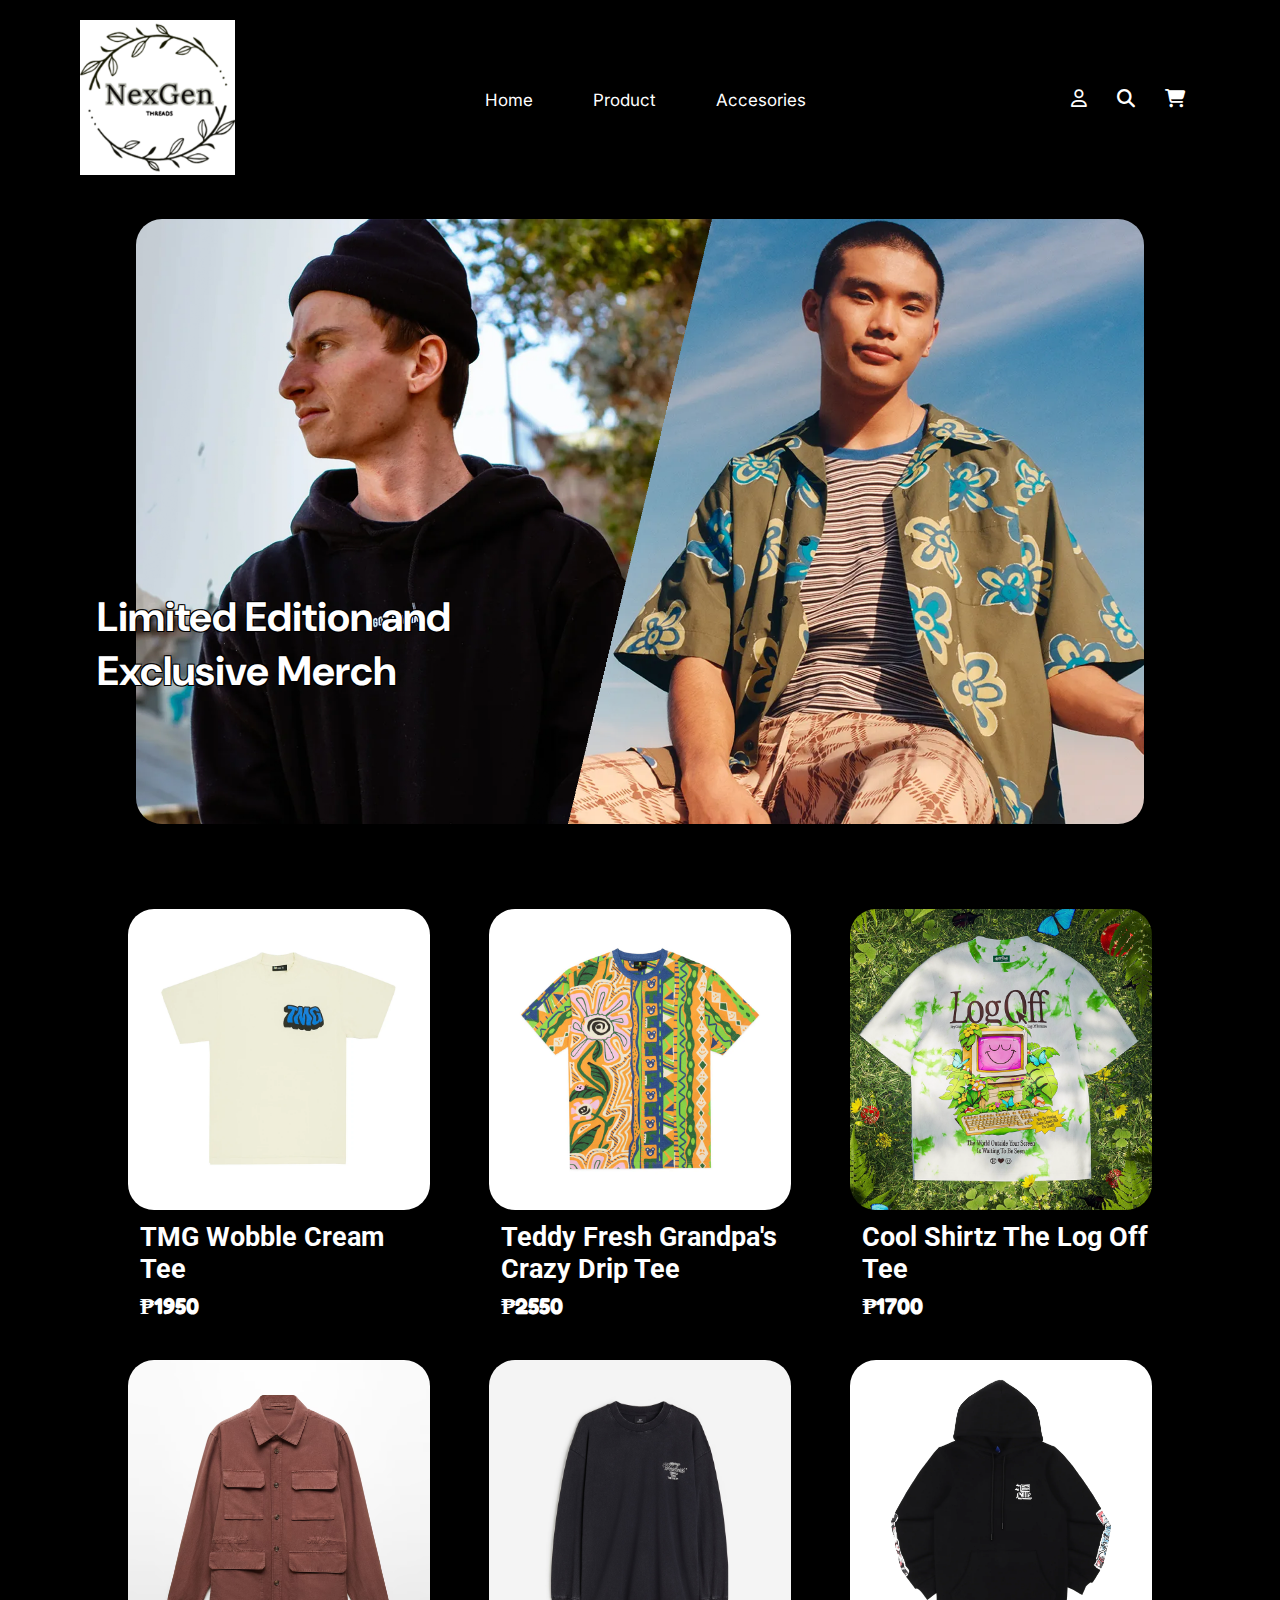
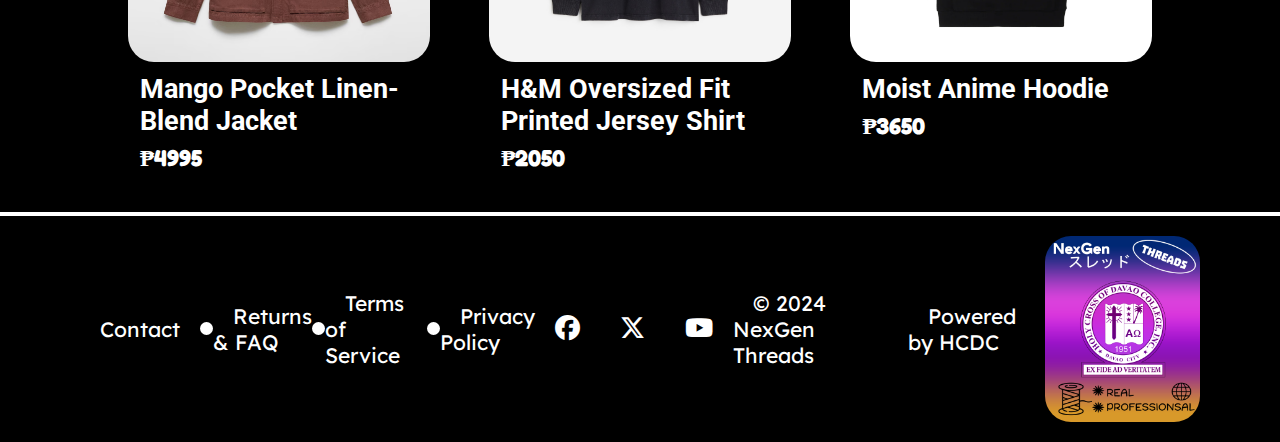
<file: index.html>
<!DOCTYPE html>
<html lang="en">

<head>
    <meta charset="UTF-8">
    <meta http-equiv="X-UA-Compatible" content="IE=edge">
    <meta name="viewport" content="width=device-width, initial-scale=1.0">
    <title>NextGen Threads</title>
    <link rel="stylesheet" href="https://cdnjs.cloudflare.com/ajax/libs/font-awesome/6.5.2/css/all.min.css">
    <link rel="stylesheet" href="style.css">
    <link rel="icon" href="./Pics/iconlogo.png">
</head>

<body>
    <!-- Navigation bar -->
    <section id="header">
        <!-- logo -->
        <a href="#"><img src="./Pics/logo3.png" class="logo" alt=""></a>

        <nav>
            <ul id="navbar">
                <li><a href="index.html">Home</a></li>
                <li><a href="">Product</a></li>
                <li><a href="">Accesories</a></li>
            </ul>
        </nav>

        <div>
            <ul id="icons">
                <li><a href=""><i class="fa-regular fa-user" style="color: #ffffff;"></i></a></li>
                <li><a href=""><i class="fa-solid fa-magnifying-glass" style="color: #ffffff;"></i></a></li>
                <li><a href=""><i class="fa-solid fa-cart-shopping" style="color: #ffffff;"></i></a></li>
            </ul>
        </div>
    </section>
 
    
    <!--Home Page with pic-->
    <section id="hero">

        <div class="container">
            <a><img src="./Pics/trevoruniqlo2.png" class="image" alt=""></a>
        </div>

        <div class="text-container">
            <h1>Limited Edition and</h1>
            <h1>Exclusive Merch</h1>
        </div>
    </section>

    <!-- products -->
    <section id="product1" class="section-p1">
        <div class="pro-container">
            <!-- TMG -->
            <div class="pro">
                <a href="tmg-product.html"><img src="./Pics/tmg%20merch%202.png" alt="">
                <div class="des"></div>
                <h3>TMG Wobble Cream Tee</h3>
                <h4>₱1950</h4></a>
            </div>
            <!-- Teddy Fresh -->
            <div class="pro">
                <a href="teddyfresh-product.html"><img src="./Pics/teddyfresh.png" alt="">
                <div class="des"></div>
                <h3>Teddy Fresh Grandpa's Crazy Drip Tee</h3>
                <h4>₱2550</h4></a>
            </div>
            <!-- Cool Shirtz -->
            <div class="pro">
                <a href="coldones-product.html"><img src="./Pics/cold%20ones1.png" alt="">
                <div class="des"></div>
                <h3>Cool Shirtz The Log Off Tee</h3>
                <h4>₱1700</h4></a>
            </div>
            <!-- Mango -->
            <div class="pro">
                <a href="mango-product.html"><img src="./Pics/mango1.png" alt="">
                <div class="des"></div>
                <h3>Mango Pocket Linen-Blend Jacket</h3>
                <h4>₱4995</h4></a>
            </div>
            <!-- H&M -->
            <div class="pro">
                <a href="h&m-product.html"><img src="./Pics/h&m1.png" alt="">
                <div class="des"></div>
                <h3>H&M Oversized Fit Printed Jersey Shirt</h3>
                <h4>₱2050</h4></a>
            </div>
            <!-- Moist -->
            <div class="pro">
                <a href="moist-product.html"><img src="./Pics/moist.png" alt="">
                <div class="des"></div>
                <h3>Moist Anime Hoodie</h3>
                <h4>₱3650</h4></a>
            </div>
        </div>
    </section>

    <!-- footer -->
    <hr>
    <footer class="section-p1">
        <div class="row-1">
            <ul>
                <li><a href="">Contact</a></li>
                <li><div class="circle"></div></li>
                <li><a href="">Returns & FAQ</a></li>
                <li><div class="circle"></div></li>
                <li><a href="">Terms of Service</a></li>
                <li><div class="circle"></div></li>
                <li><a href="">Privacy Policy</a></li>
            </ul>

            <div class="icons">
                <a href="https://www.facebook.com/maubert.yretarino.7" target="_blank"><i class="fa-brands fa-facebook" style="color: #ffffff;"></i></a>
                <a href=""><i class="fa-brands fa-x-twitter" style="color: #ffffff;"></i></a>
                <a href="https://www.youtube.com/@hcdcofficial" target="_blank"><i class="fa-brands fa-youtube" style="color: #ffffff;"></i></a>
            </div>
        </div>
        <div class="row2">
            <ul>
                <li><a href="">© 2024 NexGen Threads</a></li>
                <li><a href="">Powered by HCDC</a></li>
            </ul>

            <img src="./Pics/randompic.png" class="logo" alt="">
        </div>

    </footer>


    <script src="script.js"></script>
</body>
</html>
</file>
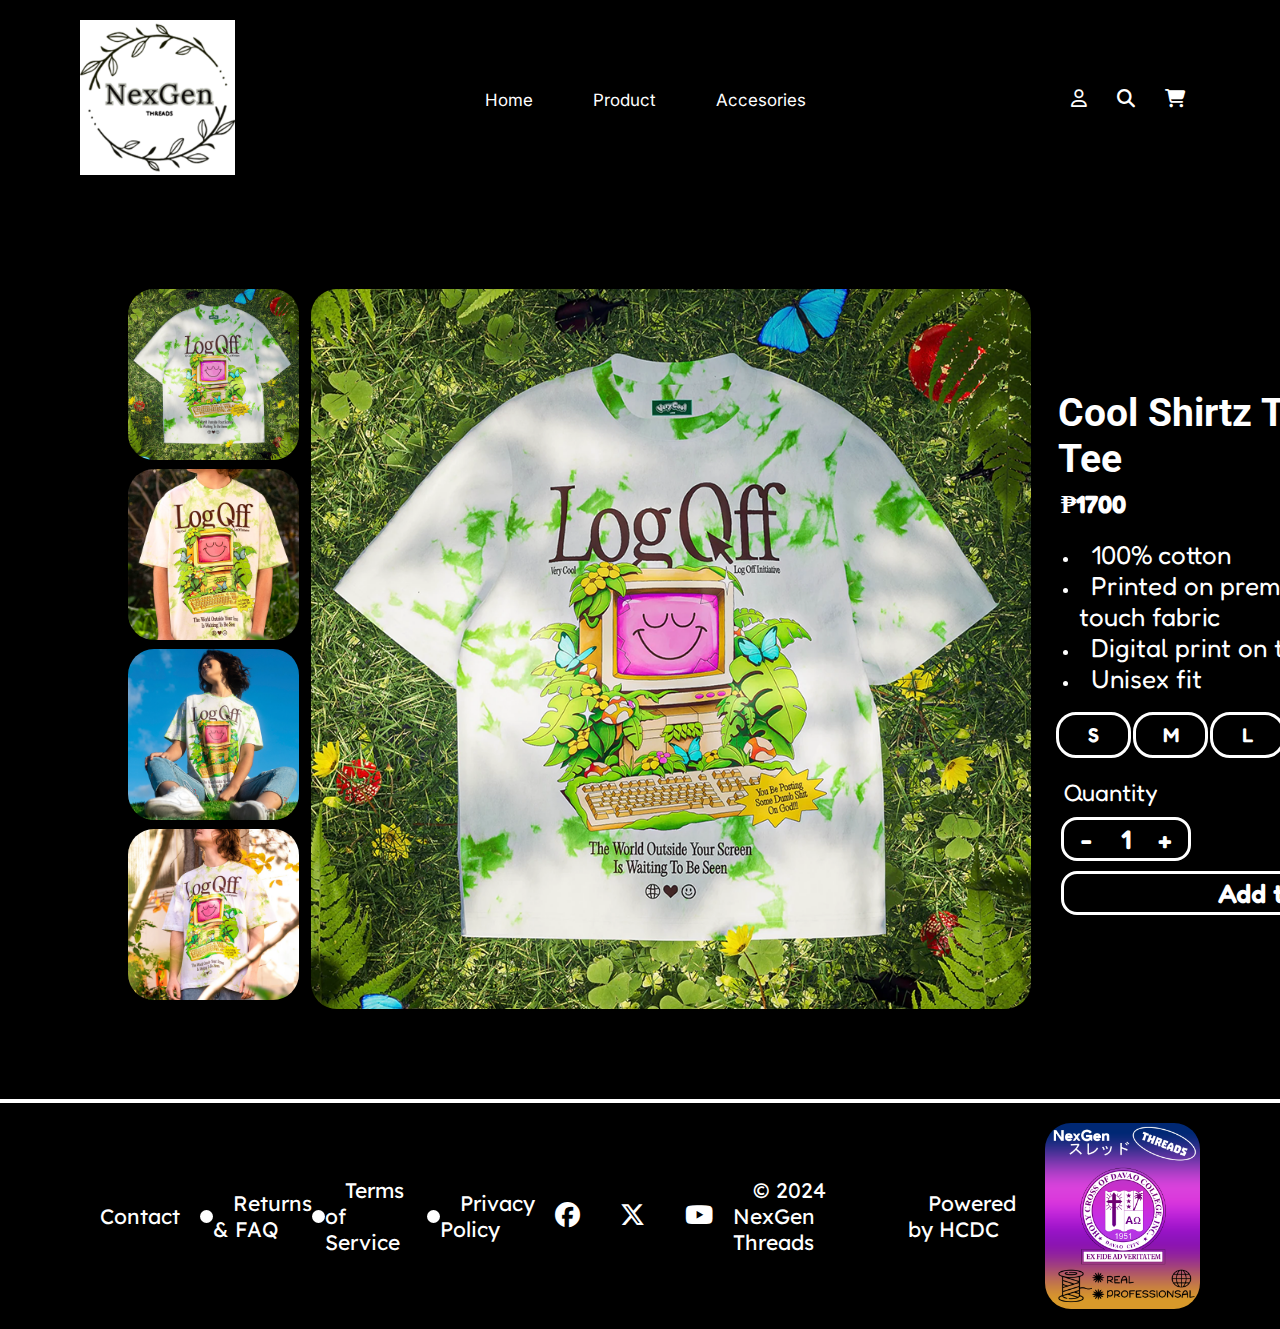
<file: coldones-product.html>
<!DOCTYPE html>
<html lang="en">

<head>
    <meta charset="UTF-8">
    <meta http-equiv="X-UA-Compatible" content="IE=edge">
    <meta name="viewport" content="width=device-width, initial-scale=1.0">
    <title>NextGen Threads</title>
    <link rel="stylesheet" href="https://cdnjs.cloudflare.com/ajax/libs/font-awesome/6.5.2/css/all.min.css">
    <link rel="stylesheet" href="style.css">
    <link rel="icon" href="./Pics/iconlogo.png">
</head>

<body>
    <!-- Navigation bar -->
    <section id="header">
        <!-- logo -->
        <a href="#"><img src="./Pics/logo3.png" class="logo" alt=""></a>

        <nav>
            <ul id="navbar">
                <li><a href="index.html">Home</a></li>
                <li><a href="">Product</a></li>
                <li><a href="">Accesories</a></li>
            </ul>
        </nav>

        <div>
            <ul id="icons">
                <li><a href=""><i class="fa-regular fa-user" style="color: #ffffff;"></i></a></li>
                <li><a href=""><i class="fa-solid fa-magnifying-glass" style="color: #ffffff;"></i></a></li>
                <li><a href=""><i class="fa-solid fa-cart-shopping" style="color: #ffffff;"></i></a></li>
            </ul>
        </div>
    </section>

    <section id="prodetails" class="section-p1">
        <div class="hero">
            <div class="row">
                <div class="col">
                    <div class="slider">
                        <div class="product">
                            <img src="./Pics/cold%20ones1.png" onclick="clickme(this)" alt="">
                            <img src="./Pics/cold%20ones2.png" onclick="clickme(this)" alt="">
                            <img src="./Pics/cold%20ones3.png" onclick="clickme(this)" alt="">
                            <img src="./Pics/cold%20ones4.png" onclick="clickme(this)" alt="">
                        </div>
                        <div class="preview">
                            <img src="./Pics/cold%20ones1.png" id="imagebox" alt="">
                        </div>
                    </div>
                </div>    
                <div class="col">
                    <div class="content">
                        <h2>Cool Shirtz The Log Off Tee</h2>
                        <h4>₱1700</h4>
                        <div class="list">
                            <ul>
                                <li><a>100% cotton</a></li>
                                <li><a>Printed on premium Cool Shirtz soft touch fabric</a></li>
                                <li><a>Digital print on tie dye cotton tee</a></li>
                                <li><a>Unisex fit</a></li>
                            </ul>
                        <div class="radio">
                            <input class="radio__input" type="radio" value="option1" name="myRadio" id="myRadio1">
                            <label class="radio__label" for="myRadio1">S</label>
                            <input class="radio__input" type="radio" value="option2" name="myRadio" id="myRadio2">
                            <label class="radio__label" for="myRadio2">M</label>
                            <input class="radio__input" type="radio" value="option3" name="myRadio" id="myRadio3">
                            <label class="radio__label" for="myRadio3">L</label>
                            <input class="radio__input" type="radio" value="option4" name="myRadio" id="myRadio4">
                            <label class="radio__label" for="myRadio4">XL</label>
                            <input class="radio__input" type="radio" value="option5" name="myRadio" id="myRadio5">
                            <label class="radio__label" for="myRadio5">2XL</label>
                            <input class="radio__input" type="radio" value="option6" name="myRadio" id="myRadio6">
                            <label class="radio__label" for="myRadio6">3XL</label>
                        </div>
                        
                        <p>Quantity</p>

                        <div class="quantity">
                            <span class="minus">-</span>
                            <span class="num">1</span>
                            <span class="plus">+</span>
                        </div>
                        <button class="AddtoCart">
                            Add to Cart
                        </button>
                    </div>
                </div>
            </div>
        </div>
    </section>

    <!-- footer -->
    <hr>
    <footer class="section-p1">
        <div class="row-1">
            
            <ul>
                <li><a href="">Contact</a></li>
                <li><div class="circle"></div></li>
                <li><a href="">Returns & FAQ</a></li>
                <li><div class="circle"></div></li>
                <li><a href="">Terms of Service</a></li>
                <li><div class="circle"></div></li>
                <li><a href="">Privacy Policy</a></li>
            </ul>

            <div class="icons">
                <a href="https://www.facebook.com/maubert.yretarino.7" target="_blank"><i class="fa-brands fa-facebook" style="color: #ffffff;"></i></a>
                <a href=""><i class="fa-brands fa-x-twitter" style="color: #ffffff;"></i></a>
                <a href="https://www.youtube.com/@hcdcofficial" target="_blank"><i class="fa-brands fa-youtube" style="color: #ffffff;"></i></a>
            </div>
        </div>
        <div class="row2">
            <ul>
                <li><a href="">© 2024 NexGen Threads</a></li>
                <li><a href="">Powered by HCDC</a></li>
            </ul>

            <img src="./Pics/randompic.png" class="logo" alt="">
        </div>

    </footer>


    <script src="script.js"></script>

    <script>
        function clickme(smallImg) {
            var fullImg = document.getElementById("imagebox");
            fullImg.src = smallImg.src;
        }
    </script>
</body>
</html>
</file>
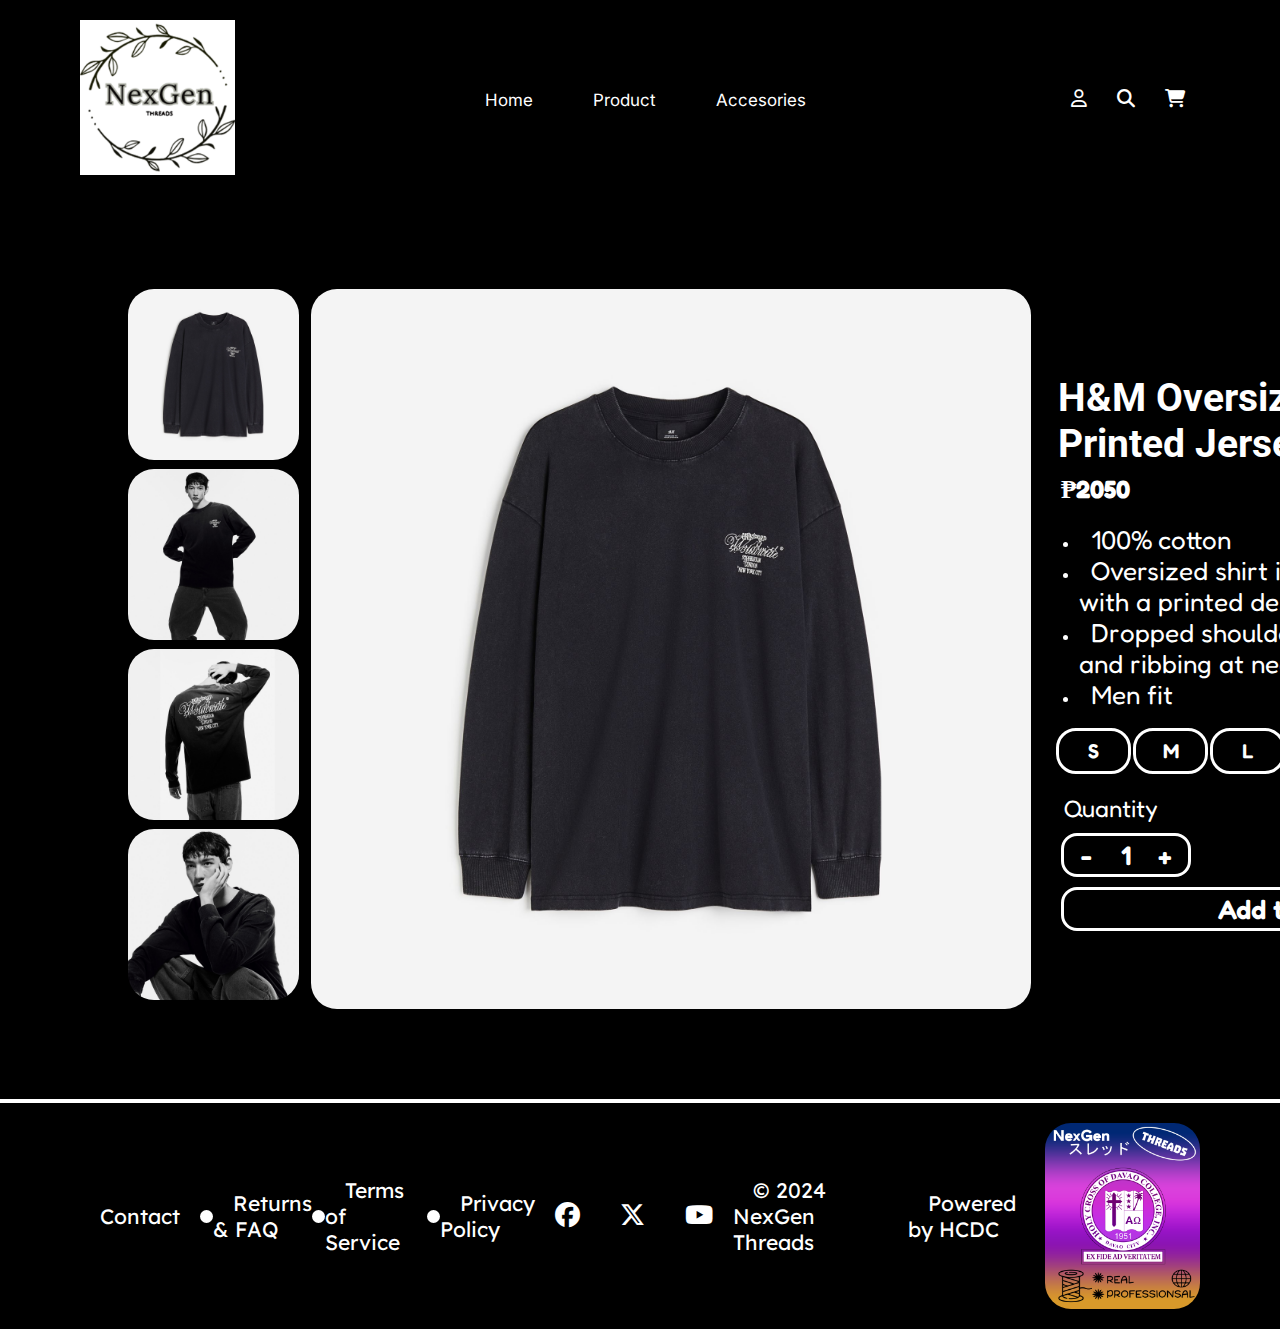
<file: h&m-product.html>
<!DOCTYPE html>
<html lang="en">

<head>
    <meta charset="UTF-8">
    <meta http-equiv="X-UA-Compatible" content="IE=edge">
    <meta name="viewport" content="width=device-width, initial-scale=1.0">
    <title>NextGen Threads</title>
    <link rel="stylesheet" href="https://cdnjs.cloudflare.com/ajax/libs/font-awesome/6.5.2/css/all.min.css">
    <link rel="stylesheet" href="style.css">
    <link rel="icon" href="./Pics/iconlogo.png">
</head>

<body>
    <!-- Navigation bar -->
    <section id="header">
        <!-- logo -->
        <a href="#"><img src="./Pics/logo3.png" class="logo" alt=""></a>

        <nav>
            <ul id="navbar">
                <li><a href="index.html">Home</a></li>
                <li><a href="">Product</a></li>
                <li><a href="">Accesories</a></li>
            </ul>
        </nav>

        <div>
            <ul id="icons">
                <li><a href=""><i class="fa-regular fa-user" style="color: #ffffff;"></i></a></li>
                <li><a href=""><i class="fa-solid fa-magnifying-glass" style="color: #ffffff;"></i></a></li>
                <li><a href=""><i class="fa-solid fa-cart-shopping" style="color: #ffffff;"></i></a></li>
            </ul>
        </div>
    </section>

    <section id="prodetails" class="section-p1">
        <div class="hero">
            <div class="row">
                <div class="col">
                    <div class="slider">
                        <div class="product">
                            <img src="./Pics/h&m1.png" onclick="clickme(this)" alt="">
                            <img src="./Pics/h&m2.png" onclick="clickme(this)" alt="">
                            <img src="./Pics/h&m3.png" onclick="clickme(this)" alt="">
                            <img src="./Pics/h&m4.png" onclick="clickme(this)" alt="">
                        </div>
                        <div class="preview">
                            <img src="./Pics/h&m1.png" id="imagebox" alt="">
                        </div>
                    </div>
                </div>    
                <div class="col">
                    <div class="content">
                        <h2>H&M Oversized Fit Printed Jersey Shirt</h2>
                        <h4>₱2050</h4>
                        <div class="list">
                            <ul>
                                <li><a>100% cotton</a></li>
                                <li><a>Oversized shirt in soft cotton jersey with a printed design</a></li>
                                <li><a>Dropped shoulders, long sleeves, and ribbing at neck and cuffs</a></li>
                                <li><a>Men fit</a></li>
                            </ul>
                        <div class="radio">
                            <input class="radio__input" type="radio" value="option1" name="myRadio" id="myRadio1">
                            <label class="radio__label" for="myRadio1">S</label>
                            <input class="radio__input" type="radio" value="option2" name="myRadio" id="myRadio2">
                            <label class="radio__label" for="myRadio2">M</label>
                            <input class="radio__input" type="radio" value="option3" name="myRadio" id="myRadio3">
                            <label class="radio__label" for="myRadio3">L</label>
                            <input class="radio__input" type="radio" value="option4" name="myRadio" id="myRadio4">
                            <label class="radio__label" for="myRadio4">XL</label>
                            <input class="radio__input" type="radio" value="option5" name="myRadio" id="myRadio5">
                            <label class="radio__label" for="myRadio5">2XL</label>
                            <input class="radio__input" type="radio" value="option6" name="myRadio" id="myRadio6">
                            <label class="radio__label" for="myRadio6">3XL</label>
                        </div>
                        
                        <p>Quantity</p>

                        <div class="quantity">
                            <span class="minus">-</span>
                            <span class="num">1</span>
                            <span class="plus">+</span>
                        </div>
                        <button class="AddtoCart">
                            Add to Cart
                        </button>
                    </div>
                </div>
            </div>
        </div>
    </section>

    <!-- footer -->
    <hr>
    <footer class="section-p1">
        <div class="row-1">
            
            <ul>
                <li><a href="">Contact</a></li>
                <li><div class="circle"></div></li>
                <li><a href="">Returns & FAQ</a></li>
                <li><div class="circle"></div></li>
                <li><a href="">Terms of Service</a></li>
                <li><div class="circle"></div></li>
                <li><a href="">Privacy Policy</a></li>
            </ul>

            <div class="icons">
                <a href="https://www.facebook.com/maubert.yretarino.7" target="_blank"><i class="fa-brands fa-facebook" style="color: #ffffff;"></i></a>
                <a href=""><i class="fa-brands fa-x-twitter" style="color: #ffffff;"></i></a>
                <a href="https://www.youtube.com/@hcdcofficial" target="_blank"><i class="fa-brands fa-youtube" style="color: #ffffff;"></i></a>
            </div>
        </div>
        <div class="row2">
            <ul>
                <li><a href="">© 2024 NexGen Threads</a></li>
                <li><a href="">Powered by HCDC</a></li>
            </ul>

            <img src="./Pics/randompic.png" class="logo" alt="">
        </div>

    </footer>


    <script src="script.js"></script>

    <script>
        function clickme(smallImg) {
            var fullImg = document.getElementById("imagebox");
            fullImg.src = smallImg.src;
        }
    </script>
</body>
</html>
</file>
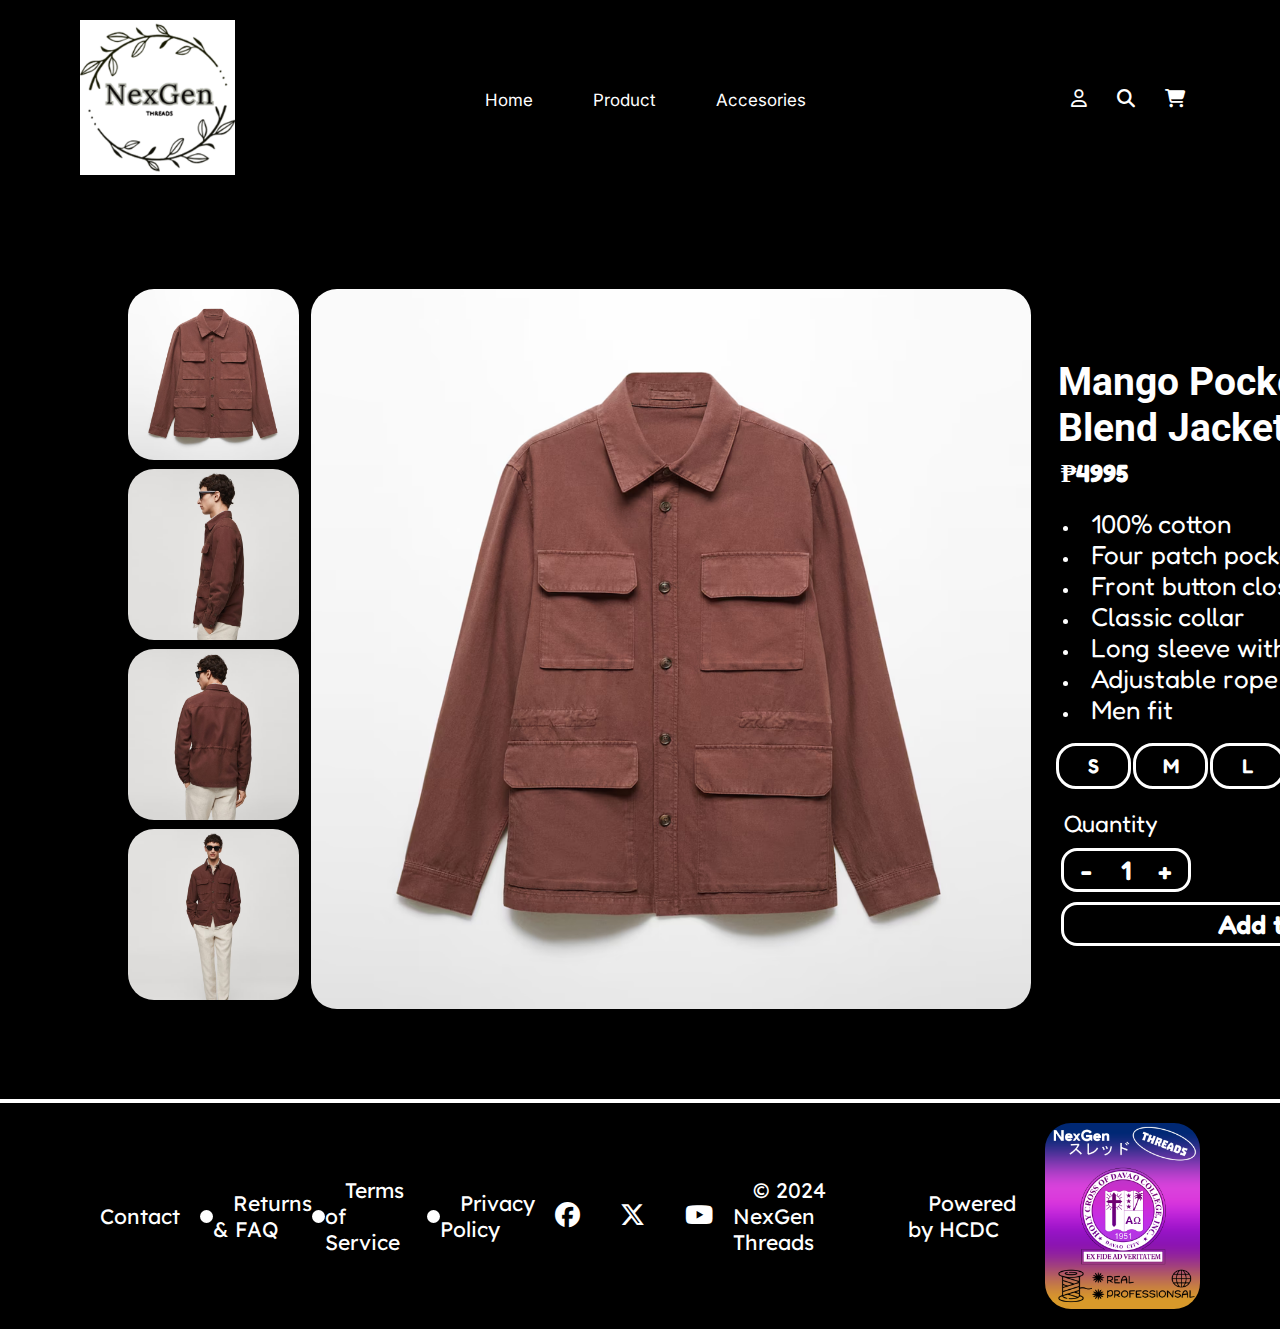
<file: mango-product.html>
<!DOCTYPE html>
<html lang="en">

<head>
    <meta charset="UTF-8">
    <meta http-equiv="X-UA-Compatible" content="IE=edge">
    <meta name="viewport" content="width=device-width, initial-scale=1.0">
    <title>NextGen Threads</title>
    <link rel="stylesheet" href="https://cdnjs.cloudflare.com/ajax/libs/font-awesome/6.5.2/css/all.min.css">
    <link rel="stylesheet" href="style.css">
    <link rel="icon" href="./Pics/iconlogo.png">
</head>

<body>
    <!-- Navigation bar -->
    <section id="header">
        <!-- logo -->
        <a href="#"><img src="./Pics/logo3.png" class="logo" alt=""></a>

        <nav>
            <ul id="navbar">
                <li><a href="index.html">Home</a></li>
                <li><a href="">Product</a></li>
                <li><a href="">Accesories</a></li>
            </ul>
        </nav>

        <div>
            <ul id="icons">
                <li><a href=""><i class="fa-regular fa-user" style="color: #ffffff;"></i></a></li>
                <li><a href=""><i class="fa-solid fa-magnifying-glass" style="color: #ffffff;"></i></a></li>
                <li><a href=""><i class="fa-solid fa-cart-shopping" style="color: #ffffff;"></i></a></li>
            </ul>
        </div>
    </section>

    <section id="prodetails" class="section-p1">
        <div class="hero">
            <div class="row">
                <div class="col">
                    <div class="slider">
                        <div class="product">
                            <img src="./Pics/mango1.png" onclick="clickme(this)" alt="">
                            <img src="./Pics/mango2.png" onclick="clickme(this)" alt="">
                            <img src="./Pics/mango3.png" onclick="clickme(this)" alt="">
                            <img src="./Pics/mango4.png" onclick="clickme(this)" alt="">
                        </div>
                        <div class="preview">
                            <img src="./Pics/mango1.png" id="imagebox" alt="">
                        </div>
                    </div>
                </div>    
                <div class="col">
                    <div class="content">
                        <h2>Mango Pocket Linen-Blend Jacket</h2>
                        <h4>₱4995</h4>
                        <div class="list">
                            <ul>
                                <li><a>100% cotton</a></li>
                                <li><a>Four patch pockets on the front</a></li>
                                <li><a>Front button closure</a></li>
                                <li><a>Classic collar</a></li>
                                <li><a>Long sleeve with buttoned cuffs</a></li>
                                <li><a>Adjustable rope on the back</a></li>
                                <li><a>Men fit</a></li>
                            </ul>
                        <div class="radio">
                            <input class="radio__input" type="radio" value="option1" name="myRadio" id="myRadio1">
                            <label class="radio__label" for="myRadio1">S</label>
                            <input class="radio__input" type="radio" value="option2" name="myRadio" id="myRadio2">
                            <label class="radio__label" for="myRadio2">M</label>
                            <input class="radio__input" type="radio" value="option3" name="myRadio" id="myRadio3">
                            <label class="radio__label" for="myRadio3">L</label>
                            <input class="radio__input" type="radio" value="option4" name="myRadio" id="myRadio4">
                            <label class="radio__label" for="myRadio4">XL</label>
                            <input class="radio__input" type="radio" value="option5" name="myRadio" id="myRadio5">
                            <label class="radio__label" for="myRadio5">2XL</label>
                            <input class="radio__input" type="radio" value="option6" name="myRadio" id="myRadio6">
                            <label class="radio__label" for="myRadio6">3XL</label>
                        </div>
                        
                        <p>Quantity</p>

                        <div class="quantity">
                            <span class="minus">-</span>
                            <span class="num">1</span>
                            <span class="plus">+</span>
                        </div>
                        <button class="AddtoCart">
                            Add to Cart
                        </button>
                    </div>
                </div>
            </div>
        </div>
    </section>

    <!-- footer -->
    <hr>
    <footer class="section-p1">
        <div class="row-1">
            
            <ul>
                <li><a href="">Contact</a></li>
                <li><div class="circle"></div></li>
                <li><a href="">Returns & FAQ</a></li>
                <li><div class="circle"></div></li>
                <li><a href="">Terms of Service</a></li>
                <li><div class="circle"></div></li>
                <li><a href="">Privacy Policy</a></li>
            </ul>

            <div class="icons">
                <a href="https://www.facebook.com/maubert.yretarino.7" target="_blank"><i class="fa-brands fa-facebook" style="color: #ffffff;"></i></a>
                <a href=""><i class="fa-brands fa-x-twitter" style="color: #ffffff;"></i></a>
                <a href="https://www.youtube.com/@hcdcofficial" target="_blank"><i class="fa-brands fa-youtube" style="color: #ffffff;"></i></a>
            </div>
        </div>
        <div class="row2">
            <ul>
                <li><a href="">© 2024 NexGen Threads</a></li>
                <li><a href="">Powered by HCDC</a></li>
            </ul>

            <img src="./Pics/randompic.png" class="logo" alt="">
        </div>

    </footer>


    <script src="script.js"></script>

    <script>
        function clickme(smallImg) {
            var fullImg = document.getElementById("imagebox");
            fullImg.src = smallImg.src;
        }
    </script>
</body>
</html>
</file>
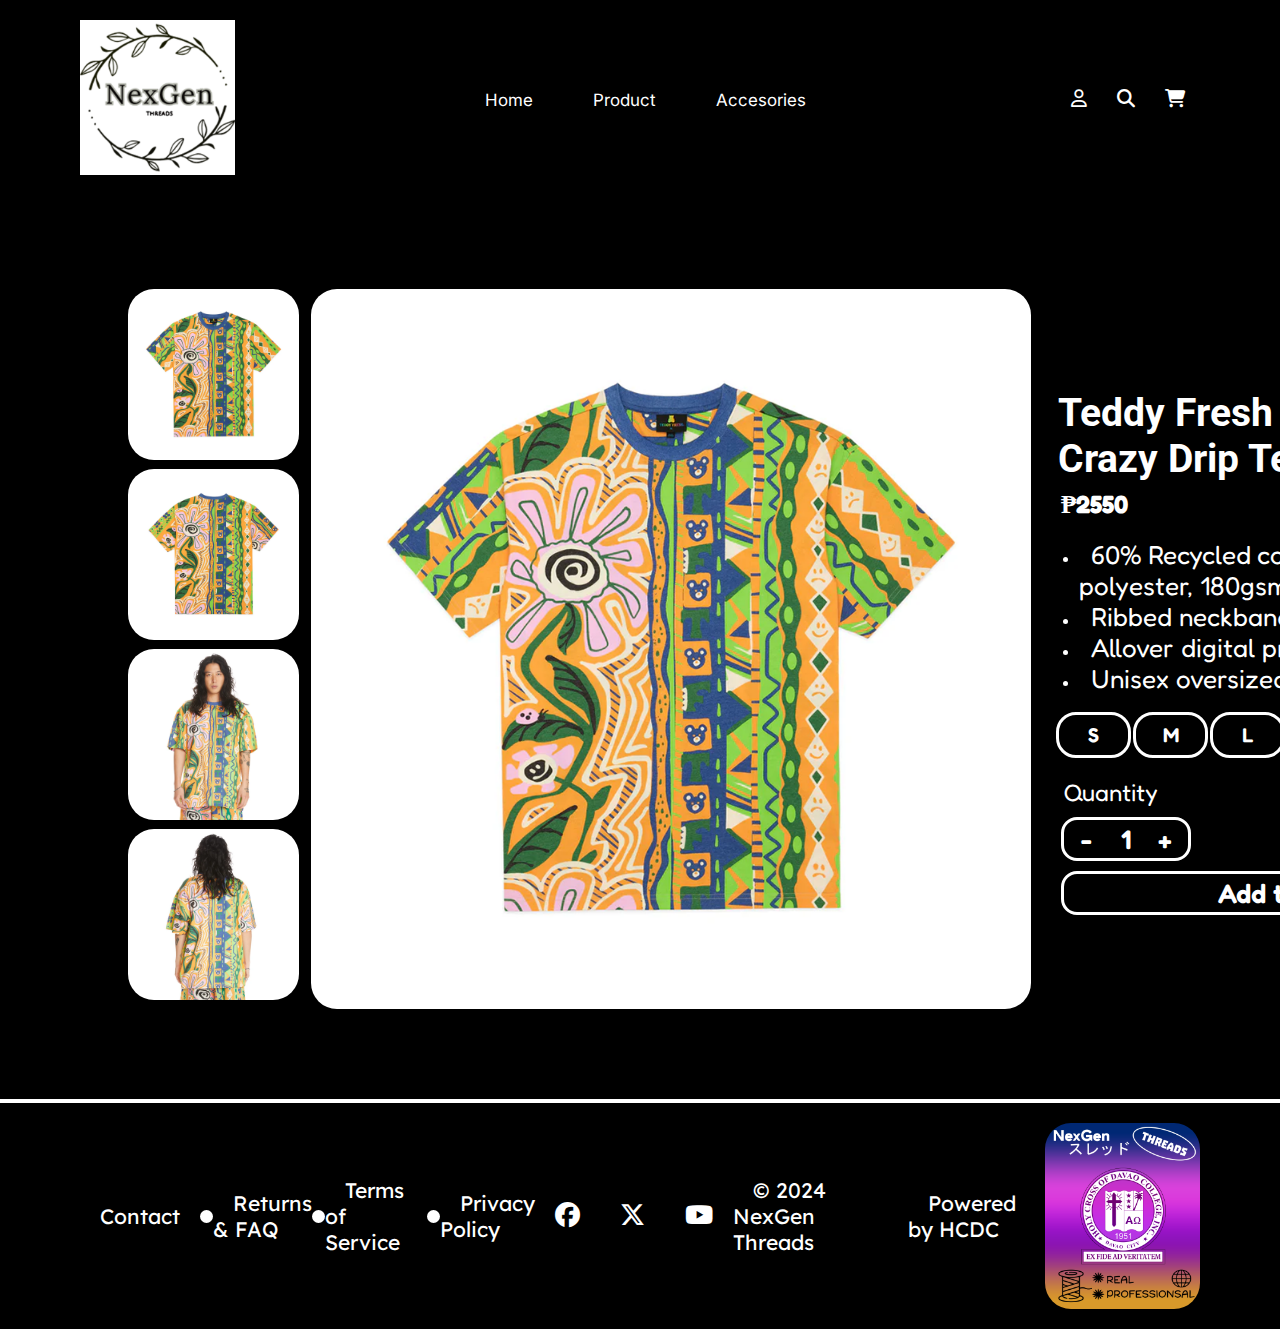
<file: teddyfresh-product.html>
<!DOCTYPE html>
<html lang="en">

<head>
    <meta charset="UTF-8">
    <meta http-equiv="X-UA-Compatible" content="IE=edge">
    <meta name="viewport" content="width=device-width, initial-scale=1.0">
    <title>NextGen Threads</title>
    <link rel="stylesheet" href="https://cdnjs.cloudflare.com/ajax/libs/font-awesome/6.5.2/css/all.min.css">
    <link rel="stylesheet" href="style.css">
    <link rel="icon" href="./Pics/iconlogo.png">
</head>

<body>
    <!-- Navigation bar -->
    <section id="header">
        <!-- logo -->
        <a href="#"><img src="./Pics/logo3.png" class="logo" alt=""></a>

        <nav>
            <ul id="navbar">
                <li><a href="index.html">Home</a></li>
                <li><a href="">Product</a></li>
                <li><a href="">Accesories</a></li>
            </ul>
        </nav>

        <div>
            <ul id="icons">
                <li><a href=""><i class="fa-regular fa-user" style="color: #ffffff;"></i></a></li>
                <li><a href=""><i class="fa-solid fa-magnifying-glass" style="color: #ffffff;"></i></a></li>
                <li><a href=""><i class="fa-solid fa-cart-shopping" style="color: #ffffff;"></i></a></li>
            </ul>
        </div>
    </section>

    <section id="prodetails" class="section-p1">
        <div class="hero">
            <div class="row">
                <div class="col">
                    <div class="slider">
                        <div class="product">
                            <img src="./Pics/teddyfresh.png" onclick="clickme(this)" alt="">
                            <img src="./Pics/teddyfresh2.png" onclick="clickme(this)" alt="">
                            <img src="./Pics/teddyfresh3.png" onclick="clickme(this)" alt="">
                            <img src="./Pics/teddyfresh4.png" onclick="clickme(this)" alt="">
                        </div>
                        <div class="preview">
                            <img src="./Pics/teddyfresh.png" id="imagebox" alt="">
                        </div>
                    </div>
                </div>    
                <div class="col">
                    <div class="content">
                        <h2>Teddy Fresh Grandpa's Crazy Drip Tee</h2>
                        <h4>₱2550</h4>
                        <div class="list">
                            <ul>
                                <li><a>60% Recycled cotton, 40% recycled polyester, 180gsm</a></li>
                                <li><a>Ribbed neckband</a></li>
                                <li><a>Allover digital print</a></li>
                                <li><a>Unisex oversized fit</a></li>
                            </ul>
                        <div class="radio">
                            <input class="radio__input" type="radio" value="option1" name="myRadio" id="myRadio1">
                            <label class="radio__label" for="myRadio1">S</label>
                            <input class="radio__input" type="radio" value="option2" name="myRadio" id="myRadio2">
                            <label class="radio__label" for="myRadio2">M</label>
                            <input class="radio__input" type="radio" value="option3" name="myRadio" id="myRadio3">
                            <label class="radio__label" for="myRadio3">L</label>
                            <input class="radio__input" type="radio" value="option4" name="myRadio" id="myRadio4">
                            <label class="radio__label" for="myRadio4">XL</label>
                            <input class="radio__input" type="radio" value="option5" name="myRadio" id="myRadio5">
                            <label class="radio__label" for="myRadio5">2XL</label>
                            <input class="radio__input" type="radio" value="option6" name="myRadio" id="myRadio6">
                            <label class="radio__label" for="myRadio6">3XL</label>
                        </div>
                        
                        <p>Quantity</p>

                        <div class="quantity">
                            <span class="minus">-</span>
                            <span class="num">1</span>
                            <span class="plus">+</span>
                        </div>
                        <button class="AddtoCart">
                            Add to Cart
                        </button>
                    </div>
                </div>
            </div>
        </div>
    </section>

    <!-- footer -->
    <hr>
    <footer class="section-p1">
        <div class="row-1">
            
            <ul>
                <li><a href="">Contact</a></li>
                <li><div class="circle"></div></li>
                <li><a href="">Returns & FAQ</a></li>
                <li><div class="circle"></div></li>
                <li><a href="">Terms of Service</a></li>
                <li><div class="circle"></div></li>
                <li><a href="">Privacy Policy</a></li>
            </ul>

            <div class="icons">
                <a href="https://www.facebook.com/maubert.yretarino.7" target="_blank"><i class="fa-brands fa-facebook" style="color: #ffffff;"></i></a>
                <a href=""><i class="fa-brands fa-x-twitter" style="color: #ffffff;"></i></a>
                <a href="https://www.youtube.com/@hcdcofficial" target="_blank"><i class="fa-brands fa-youtube" style="color: #ffffff;"></i></a>
            </div>
        </div>
        <div class="row2">
            <ul>
                <li><a href="">© 2024 NexGen Threads</a></li>
                <li><a href="">Powered by HCDC</a></li>
            </ul>

            <img src="./Pics/randompic.png" class="logo" alt="">
        </div>

    </footer>


    <script src="script.js"></script>

    <script>
        function clickme(smallImg) {
            var fullImg = document.getElementById("imagebox");
            fullImg.src = smallImg.src;
        }
    </script>
</body>
</html>
</file>
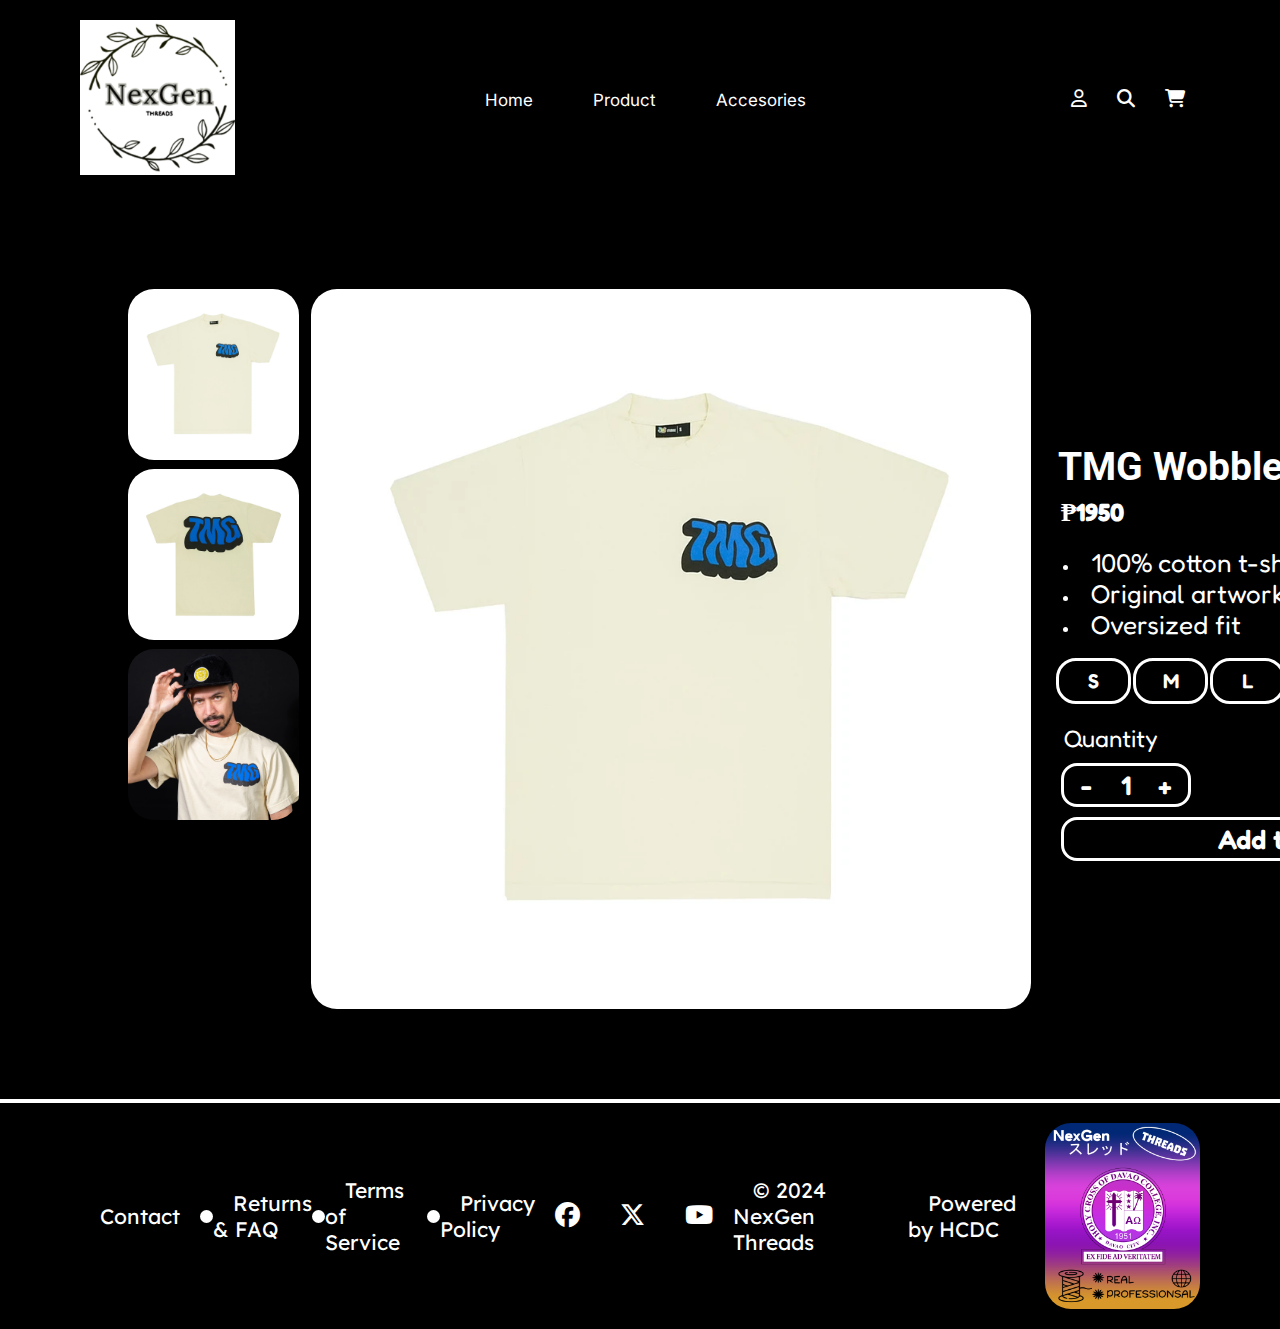
<file: tmg-product.html>
<!DOCTYPE html>
<html lang="en">

<head>
    <meta charset="UTF-8">
    <meta http-equiv="X-UA-Compatible" content="IE=edge">
    <meta name="viewport" content="width=device-width, initial-scale=1.0">
    <title>NextGen Threads</title>
    <link rel="stylesheet" href="https://cdnjs.cloudflare.com/ajax/libs/font-awesome/6.5.2/css/all.min.css">
    <link rel="stylesheet" href="style.css">
    <link rel="icon" href="./Pics/iconlogo.png">
</head>

<body>
    <!-- Navigation bar -->
    <section id="header">
        <!-- logo -->
        <a href="#"><img src="./Pics/logo3.png" class="logo" alt=""></a>

        <nav>
            <ul id="navbar">
                <li><a href="index.html">Home</a></li>
                <li><a href="">Product</a></li>
                <li><a href="">Accesories</a></li>
            </ul>
        </nav>

        <div>
            <ul id="icons">
                <li><a href=""><i class="fa-regular fa-user" style="color: #ffffff;"></i></a></li>
                <li><a href=""><i class="fa-solid fa-magnifying-glass" style="color: #ffffff;"></i></a></li>
                <li><a href=""><i class="fa-solid fa-cart-shopping" style="color: #ffffff;"></i></a></li>
            </ul>
        </div>
    </section>

    <section id="prodetails" class="section-p1">
        <div class="hero">
            <div class="row">
                <div class="col">
                    <div class="slider">
                        <div class="product">
                            <img src="./Pics/tmg%20merch%202.png" onclick="clickme(this)" alt="">
                            <img src="./Pics/tmg%20merch.png" onclick="clickme(this)" alt="">
                            <img src="./Pics/tmg3.png" onclick="clickme(this)" alt="">
                        </div>
                        <div class="preview">
                            <img src="./Pics/tmg%20merch%202.png" id="imagebox" alt="">
                        </div>
                    </div>
                </div>    
                <div class="col">
                    <div class="content">
                        <h2>TMG Wobble Cream Tee</h2>
                        <h4>₱1950</h4>
                        <div class="list">
                            <ul>
                                <li><a>100% cotton t-shirt</a></li>
                                <li><a>Original artwork on front & back</a></li>
                                <li><a>Oversized fit</a></li>
                            </ul>
                        <div class="radio">
                            <input class="radio__input" type="radio" value="option1" name="myRadio" id="myRadio1">
                            <label class="radio__label" for="myRadio1">S</label>
                            <input class="radio__input" type="radio" value="option2" name="myRadio" id="myRadio2">
                            <label class="radio__label" for="myRadio2">M</label>
                            <input class="radio__input" type="radio" value="option3" name="myRadio" id="myRadio3">
                            <label class="radio__label" for="myRadio3">L</label>
                            <input class="radio__input" type="radio" value="option4" name="myRadio" id="myRadio4">
                            <label class="radio__label" for="myRadio4">XL</label>
                            <input class="radio__input" type="radio" value="option5" name="myRadio" id="myRadio5">
                            <label class="radio__label" for="myRadio5">2XL</label>
                            <input class="radio__input" type="radio" value="option6" name="myRadio" id="myRadio6">
                            <label class="radio__label" for="myRadio6">3XL</label>
                        </div>
                        
                        <p>Quantity</p>

                        <div class="quantity">
                            <span class="minus">-</span>
                            <span class="num">1</span>
                            <span class="plus">+</span>
                        </div>
                        <button class="AddtoCart">
                            Add to Cart
                        </button>
                    </div>
                </div>
            </div>
        </div>
    </section>

    <!-- footer -->
    <hr>
    <footer class="section-p1">
        <div class="row-1">
            
            <ul>
                <li><a href="">Contact</a></li>
                <li><div class="circle"></div></li>
                <li><a href="">Returns & FAQ</a></li>
                <li><div class="circle"></div></li>
                <li><a href="">Terms of Service</a></li>
                <li><div class="circle"></div></li>
                <li><a href="">Privacy Policy</a></li>
            </ul>

            <div class="icons">
                <a href="https://www.facebook.com/maubert.yretarino.7" target="_blank"><i class="fa-brands fa-facebook" style="color: #ffffff;"></i></a>
                <a href=""><i class="fa-brands fa-x-twitter" style="color: #ffffff;"></i></a>
                <a href="https://www.youtube.com/@hcdcofficial" target="_blank"><i class="fa-brands fa-youtube" style="color: #ffffff;"></i></a>
            </div>
        </div>
        <div class="row2">
            <ul>
                <li><a href="">© 2024 NexGen Threads</a></li>
                <li><a href="">Powered by HCDC</a></li>
            </ul>

            <img src="./Pics/randompic.png" class="logo" alt="">
        </div>

    </footer>


    <script src="script.js"></script>

    <script>
        function clickme(smallImg) {
            var fullImg = document.getElementById("imagebox");
            fullImg.src = smallImg.src;
        }
    </script>
</body>
</html>
</file>
<file: style.css>
@import url('https://fonts.googleapis.com/css2?family=Inter:wght@100..900&display=swap');
@import url('https://fonts.googleapis.com/css2?family=DM+Sans:ital,opsz,wght@0,9..40,100..1000;1,9..40,100..1000&display=swap');
@import url('https://fonts.googleapis.com/css2?family=Roboto:wght@300&display=swap');
@import url('https://fonts.googleapis.com/css2?family=Fredoka:wght@300&display=swap');
@import url('https://fonts.googleapis.com/css2?family=Lexend+Deca&display=swap');
* {
    margin: 0;
    padding: 0;
    box-sizing: border-box;
}


body {
    position: relative;
    width: 100%;
    
}

/* navigation bar */
#header {
    display: flex;
    align-items: center;
    justify-content: space-between;
    padding: 20px 80px;
    background: black;
}

#navbar {
    display: flex;
    align-items: center;
    justify-content: center;
}

#navbar li {
    list-style: none;
    padding: 0 30px;
}

#navbar li a {
    font-family: 'Inter';
    text-decoration: none;
    font-size: 17px;
    font-weight: 400;
    color: white;
    list-style: none;
    position: relative;
    cursor: pointer;
}

#navbar li a::before {
    content: "";
    background-color: white;
    position: absolute;
    left: 0;
    bottom: -0.3rem;
    height: 2.5px;
    width: 0;
    transition: 0.3s ease-in-out;
}

#navbar li a:hover::before {
    content: "";
    background-color: white;
    position: absolute;
    left: 0;
    bottom: -0.3rem;
    height: 2.5px;
    width: 100%;
}
#icons {
    display: flex;
    align-items: center;
    justify-content: center;
}

#icons li {
    font-size: 18px;
    list-style: none;
    padding: 0 15px;
}

#icons .cart {
    position: relative;
}

.logo {
    max-width: 155px;
    height: auto;
    align-items: center;
    justify-content: center;
}

#hero {
    padding: 20px 80px;
    position: relative;
    display: flex;
    justify-content: center;
    align-items: center; /* This will center the text vertically */
    background: black;
}

.image {
    width: 90%; /* Adjust the width as needed */
    height: auto; /* Maintain aspect ratio */
    display: flex;
    margin: auto;
    border-radius: 26px;
}


.text-container {
    position: absolute;
    left: 6%; /* Align to the left */
    top: 69%; /* Center vertically */
    transform: translateY(-50%); /* Adjust for the height of the text */
    padding-left: 20px; /* Add some space between the text and the image */
}

.text-container h1 {
    font-family: 'DM Sans';
    margin: 0; /* Remove default margin */
    color: #ffffff; /* Change text color as needed */
    font-size: 41px; /* Adjust font size as needed */
    text-shadow: -1px -1px 0 black,
                1px -1px 0 black,
                -1px 1px 0 black,
                1px 1px 0 black;
}

/* products */
#product1 {
    display: flex;
    align-items: center;
    justify-content: space-between;
    background: rgb(0, 0, 0);
    text-align: left;
    padding: 20px 120px;
}

#product1 .pro-container {
    display: flex;
    justify-content: space-between;
    padding-top: 25px;
    flex-wrap: wrap;
}

#product1 .pro {
    width: 29%;
    margin: 20px 8px;
    cursor: pointer;
    position: relative;
    text-decoration: none;
}

#product1 .pro img {
    width: 100%;
    border-radius: 26px;
}

#product1 .pro a {
    text-decoration: none;
}

#product.des {
    margin-left: 10px;
}

.section-p1 h3 {
    font-family: 'Roboto';
    margin-left: 12px;
    padding-top: 7px;
    color: white;
    font-size: 27px;
}

.section-p1 h4 {
    font-family: 'Fredoka';
    margin-left: 12px;
    padding-top: 7px;
    color: #ffffff;
    font-size: 23px;
}

/* footer */

footer {
    display: flex;
    align-items: center;
    justify-content: space-between;
    padding: 20px 80px;
    background: black;
}

.circle {
    display: flex;
    align-items: center;
    justify-content: center;
    list-style: none;
    height: 13px;
    width: 13px;
    background-color: white;
    border-radius: 50%;
}

.row-1 {
    display: flex;
    align-items: center;
    justify-content: center;
}

.row-1 ul {
    display: flex;
    align-items: center;
    justify-content: center;
    list-style-type: none;
}

.row-1 ul li a{
    font-family: 'Lexend Deca';
    margin: 20px;
    text-decoration: none;
    list-style: none;
    font-size: 21px;
    color: #ffffff;
}

.icons {
    display: flex;
    align-items: center;
    justify-content: center;
}

.icons a {
    font-size: 25px;
    padding: 0 20px;
}

.row2 {
    display: flex;
    align-items: center;
    justify-content: center;
}

.row2 ul {
    display: flex;
    align-items: center;
    justify-content: center;
    list-style-type: none;
}

.row2 ul li a{
    font-family: 'Lexend Deca';
    margin: 20px;
    text-decoration: none;
    list-style: none;
    font-size: 21px;
    color: #ffffff;
}

.row2 img {
    width: 100%;
    border-radius: 26px;
}

hr{
    width: 90%;
    border: 10px;
    border-top: 1px #ffffff;
    margin: 2px auto;
}

/* media query */

@media (max-width) {
    #navbar {
        display: flex;
        flex-direction: column;
        align-items: flex-start;
        justify-content: flex-start;
        position: fixed;
        top: 0;
        right: 0px;
        height: 100vh;
        width: 300px;
    }
}

/* every single product */

.hero{
    width: 100%;
    background: black;
}

.row {
    width: 80%;
    height: 100vh;
    margin: auto;
    display: flex;
    align-items: center;
    justify-content: space-between;
}


.col {
    flex-basis: 45%;
}

.slider {
    height: 80vh;
    display: flex;
}

.product img {
    height: 19vh;
    margin-bottom: 5px;
    cursor: pointer;
    border-radius: 26px;
}

.product-moist img {
    height: 15vh;
    margin-bottom: 5px;
    cursor: pointer;
    border-radius: 26px;
}


.preview img {
    margin-left: 12px;
    height: 100%;
    border-radius: 26px;
}

.content h2 {
    font-family: 'Roboto';
    margin-left: 12px;
    padding-top: 7px;
    padding-left: 15px;
    color: white;
    font-size: 39px;
}

.content h4 {
    font-family: 'Fredoka';
    margin-left: 12px;
    padding-top: 7px;
    padding-left: 18px;
    padding-bottom: 20px;
    color: #ffffff;
    font-size: 25px;
}

li::marker {
    color: white;
}

.list ul {
    padding-left: 48px;
}

.list ul li a{
    font-family: 'Fredoka';
    margin-left: 12px;
    padding-top: 7px;
    padding-bottom: 20px;
    color: #ffffff;
    font-size: 26px;
}

.radio {
    padding-top: 18px;
    padding-left: 23px;
    display: flex;
    overflow: hidden;
}

.radio__input {
    display: none;
}

.radio__label {
    margin-left: 2px;
    width: 75px;
    text-align: center;
    position: relative;
    padding: 8px 14px;
    font-family: 'Fredoka';
    font-size: 20px;
    font-weight: 600;
    border-style: solid;
    border-width: 3.5px;
    color: white;
    border-radius: 20px;
    cursor: pointer;
}

.radio__label:hover {
    background-color: rgb(170, 170, 170);
}

.radio__input:checked + .radio__label {
    background: white;
    color: black;
    border: 3.5px solid white;
}

.content p {
    font-family: 'Fredoka';
    padding-left: 33px;
    padding-top: 20px;
    color: #ffffff;
    font-size: 24px;
    padding-bottom: 10px;
}

.quantity {
    padding: 3px;
    margin-left: 30px;
    width: 130px;
    color: white;
    border-style: solid;
    border-width: 3.5px;
    position: relative;
    border-radius: 16px;
    display: flex;
    align-items: center;
    justify-content: center;
}

.quantity span {
    width: 100%;
    text-align: center;
    font-size: 27px;
    font-weight: 600;
    color: white;
    font-family: 'Fredoka';
    cursor: pointer;
}

.quantity span.num {
    pointer-events: none;
}

button {
    position: relative;
    padding: 3px;
    margin-top: 10px;
    display: flex;
    align-items: center;
    justify-content: center;
    margin-left: 30px;
    width: 94%;
    font-family: 'Fredoka';
    font-size: 27px;
    font-weight: 600;
    border: 3.5px solid white;
    border-radius: 16px;
    background-color: black;
    color: white;
    cursor: pointer;
}

button:hover {
    background: white;
    color: black;
    border: 3.5px solid white;
}

button:active {
    background: linear-gradient(to right, #d8992a, #8c14b4, #da41dc, #002874);
    color: white;
    border: 3.5px solid transparent;
    background-image: linear-gradient(to right, #d8992a, #8c14b4, #da41dc, #002874);
    background-origin: border-box;
}
</file>
